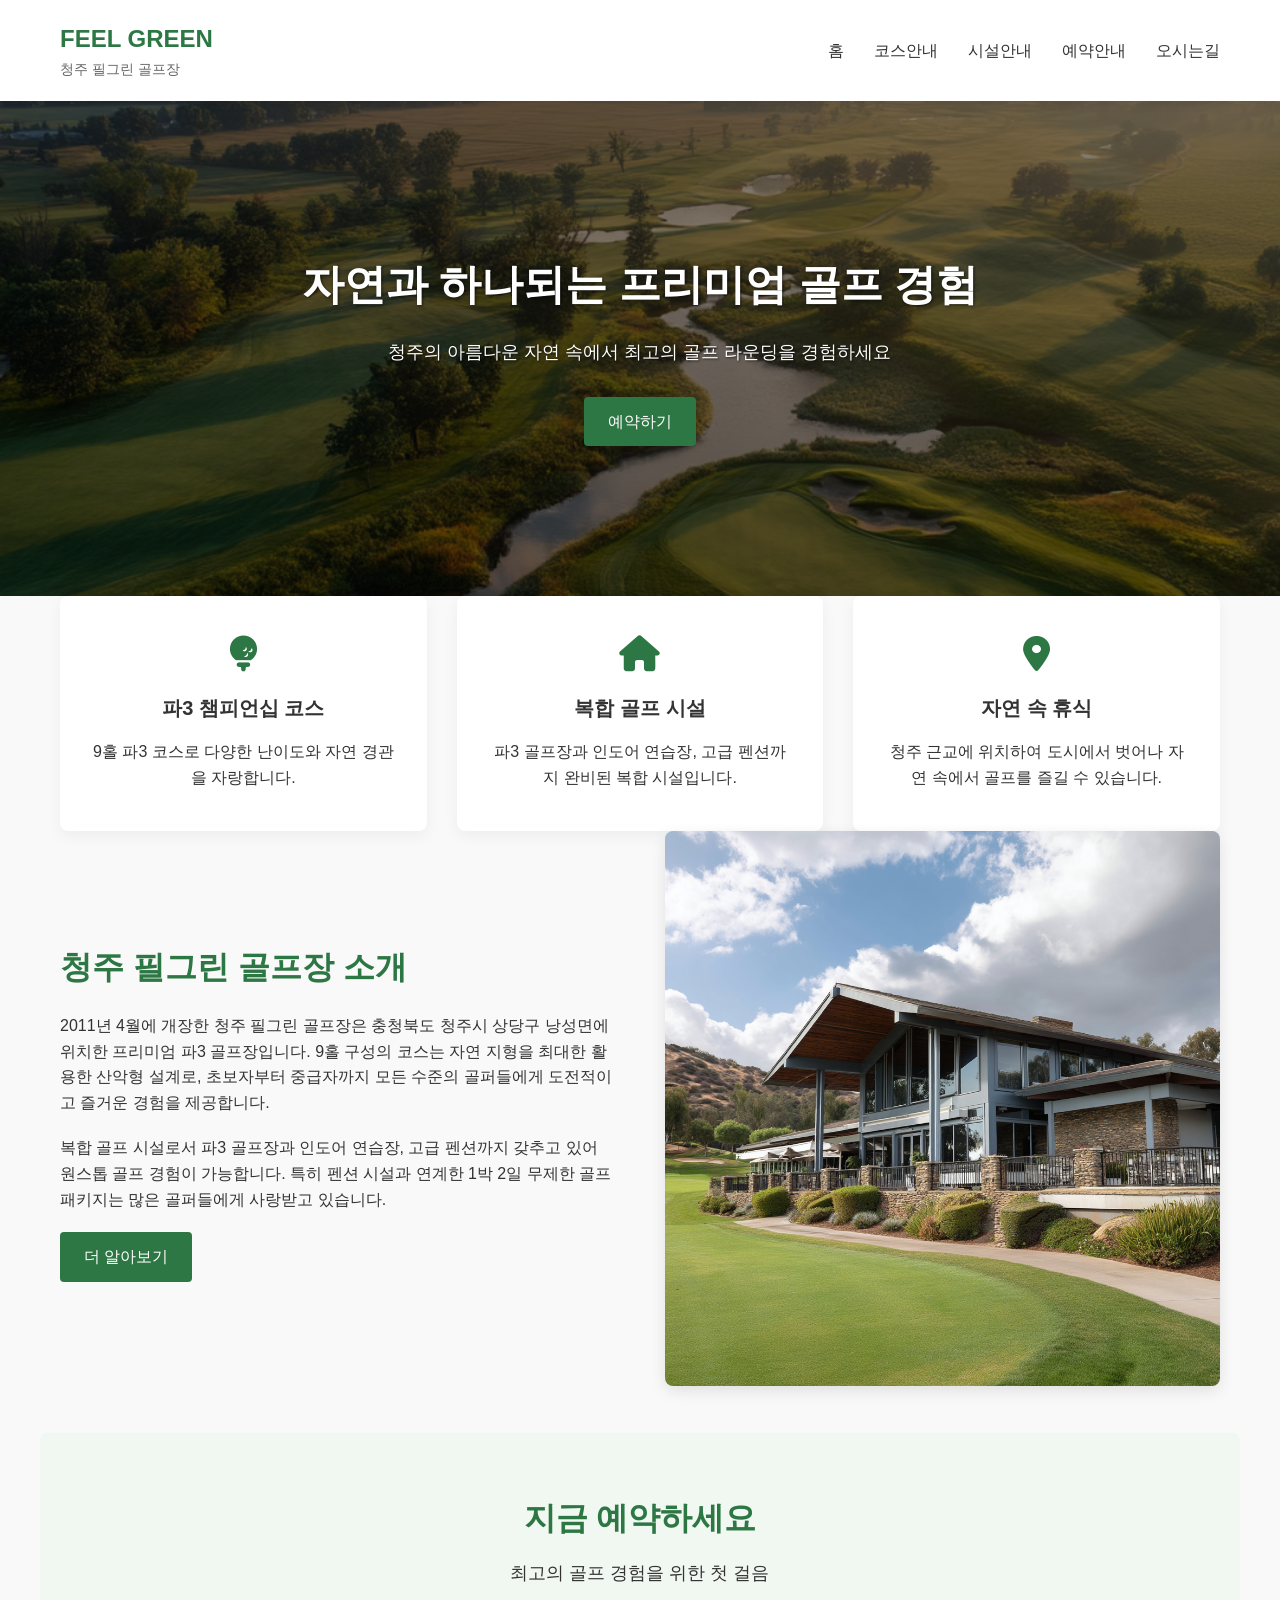
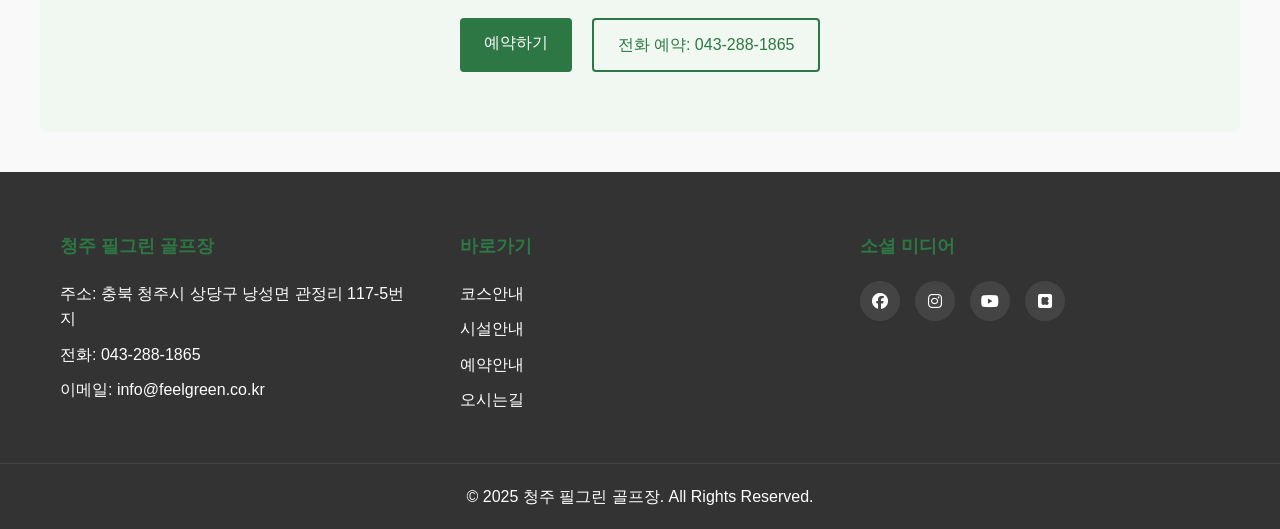
<file: index.html>
<!DOCTYPE html>
<html lang="ko">
<head>
    <meta charset="UTF-8">
    <meta name="viewport" content="width=device-width, initial-scale=1.0">
    <title>청주 필그린(FEEL GREEN) 골프장</title>
    <link rel="stylesheet" href="css/style.css">
    <link rel="stylesheet" href="css/responsive.css">
    <link rel="stylesheet" href="https://cdnjs.cloudflare.com/ajax/libs/font-awesome/6.4.0/css/all.min.css">
</head>
<body>
    <header>
        <div class="header-container">
            <div class="logo">
                <h1>FEEL GREEN</h1>
                <p>청주 필그린 골프장</p>
            </div>
            <nav>
                <ul>
                    <li><a href="index.html">홈</a></li>
                    <li><a href="course.html">코스안내</a></li>
                    <li><a href="facilities.html">시설안내</a></li>
                    <li><a href="reservation.html">예약안내</a></li>
                    <li><a href="contact.html">오시는길</a></li>
                </ul>
            </nav>
        </div>
    </header>

    <section class="hero">
        <div class="hero-content">
            <h2>자연과 하나되는 프리미엄 골프 경험</h2>
            <p>청주의 아름다운 자연 속에서 최고의 골프 라운딩을 경험하세요</p>
            <a href="reservation.html" class="btn">예약하기</a>
        </div>
    </section>

    <section class="features">
        <div class="feature">
            <i class="fas fa-golf-ball"></i>
            <h3>파3 챔피언십 코스</h3>
            <p>9홀 파3 코스로 다양한 난이도와 자연 경관을 자랑합니다.</p>
        </div>
        <div class="feature">
            <i class="fas fa-home"></i>
            <h3>복합 골프 시설</h3>
            <p>파3 골프장과 인도어 연습장, 고급 펜션까지 완비된 복합 시설입니다.</p>
        </div>
        <div class="feature">
            <i class="fas fa-map-marker-alt"></i>
            <h3>자연 속 휴식</h3>
            <p>청주 근교에 위치하여 도시에서 벗어나 자연 속에서 골프를 즐길 수 있습니다.</p>
        </div>
    </section>

    <section class="about">
        <div class="about-content">
            <h2>청주 필그린 골프장 소개</h2>
            <p>
                2011년 4월에 개장한 청주 필그린 골프장은 충청북도 청주시 상당구 낭성면에 위치한 프리미엄 파3 골프장입니다. 
                9홀 구성의 코스는 자연 지형을 최대한 활용한 산악형 설계로, 초보자부터 중급자까지 모든 수준의 골퍼들에게 
                도전적이고 즐거운 경험을 제공합니다.
            </p>
            <p>
                복합 골프 시설로서 파3 골프장과 인도어 연습장, 고급 펜션까지 갖추고 있어 원스톱 골프 경험이 가능합니다.
                특히 펜션 시설과 연계한 1박 2일 무제한 골프 패키지는 많은 골퍼들에게 사랑받고 있습니다.
            </p>
            <a href="about.html" class="btn">더 알아보기</a>
        </div>
        <div class="about-image">
            <img src="images/clubhouse.jpg" alt="필그린 골프장 클럽하우스">
        </div>
    </section>

    <section class="cta">
        <h2>지금 예약하세요</h2>
        <p>최고의 골프 경험을 위한 첫 걸음</p>
        <div class="cta-buttons">
            <a href="reservation.html" class="btn">예약하기</a>
            <a href="tel:043-288-1865" class="btn btn-outline">전화 예약: 043-288-1865</a>
        </div>
    </section>

    <footer>
        <div class="footer-container">
            <div class="footer-info">
                <h3>청주 필그린 골프장</h3>
                <p>주소: 충북 청주시 상당구 낭성면 관정리 117-5번지</p>
                <p>전화: 043-288-1865</p>
                <p>이메일: info@feelgreen.co.kr</p>
            </div>
            <div class="footer-links">
                <h3>바로가기</h3>
                <ul>
                    <li><a href="course.html">코스안내</a></li>
                    <li><a href="facilities.html">시설안내</a></li>
                    <li><a href="reservation.html">예약안내</a></li>
                    <li><a href="contact.html">오시는길</a></li>
                </ul>
            </div>
            <div class="footer-social">
                <h3>소셜 미디어</h3>
                <div class="social-icons">
                    <a href="#"><i class="fab fa-facebook"></i></a>
                    <a href="https://www.instagram.com/feelgreen_golf" target="_blank"><i class="fab fa-instagram"></i></a>
                    <a href="#"><i class="fab fa-youtube"></i></a>
                    <a href="#"><i class="fab fa-kickstarter"></i></a>
                </div>
            </div>
        </div>
        <div class="footer-bottom">
            <p>&copy; 2025 청주 필그린 골프장. All Rights Reserved.</p>
        </div>
    </footer>

    <script src="js/script.js"></script>
</body>
</html>
</file>
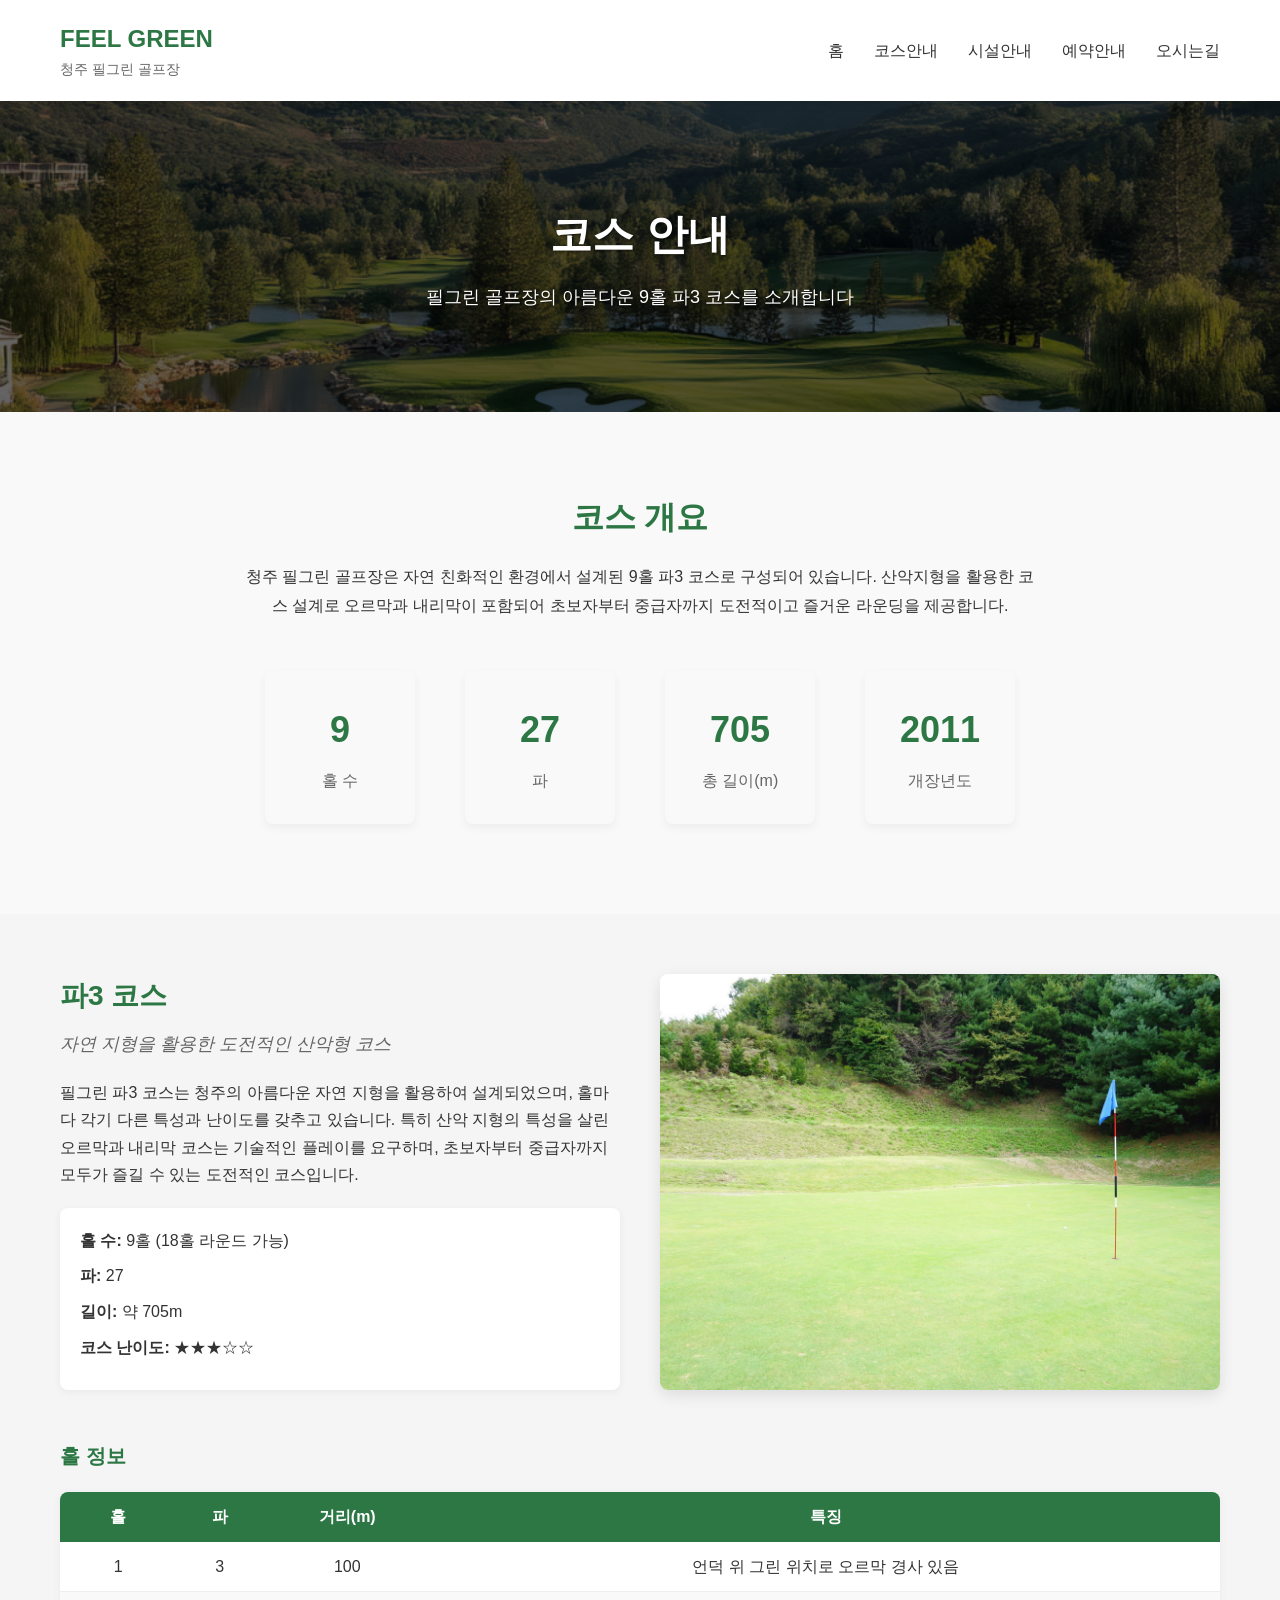
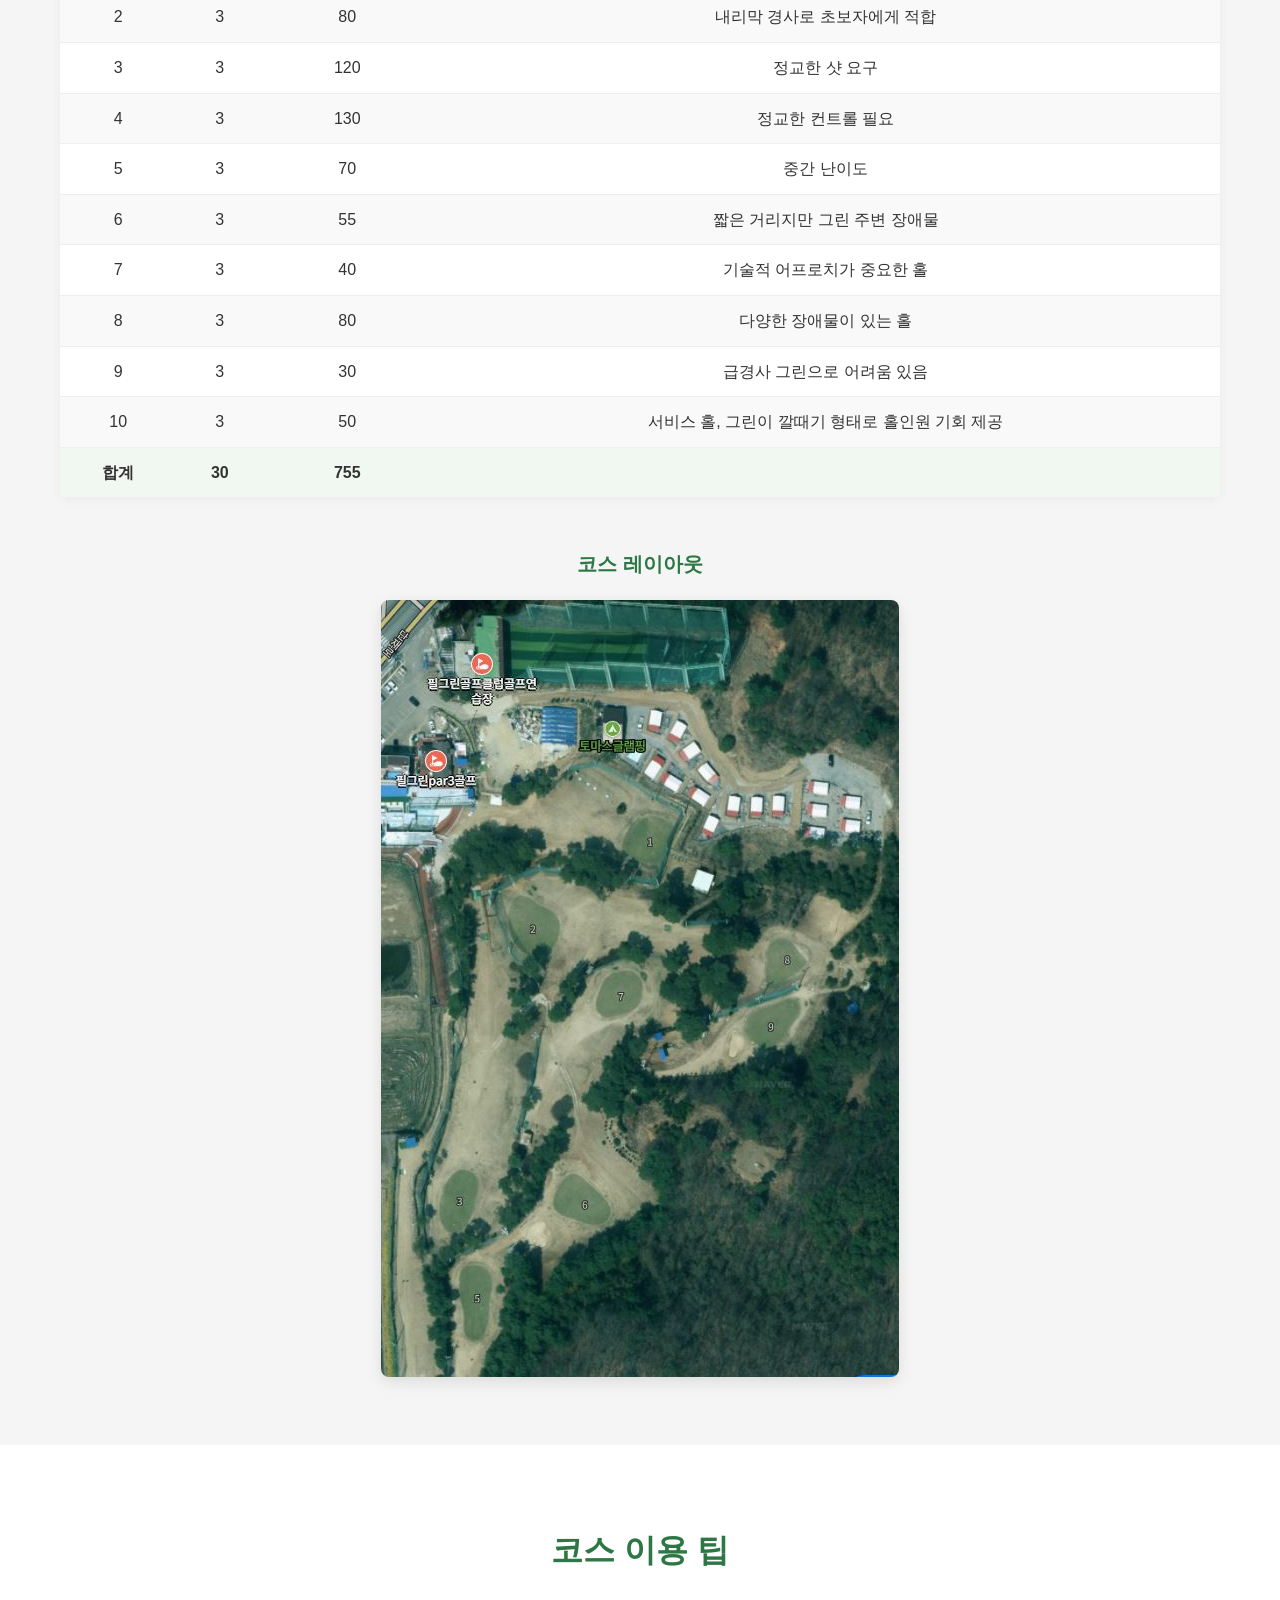
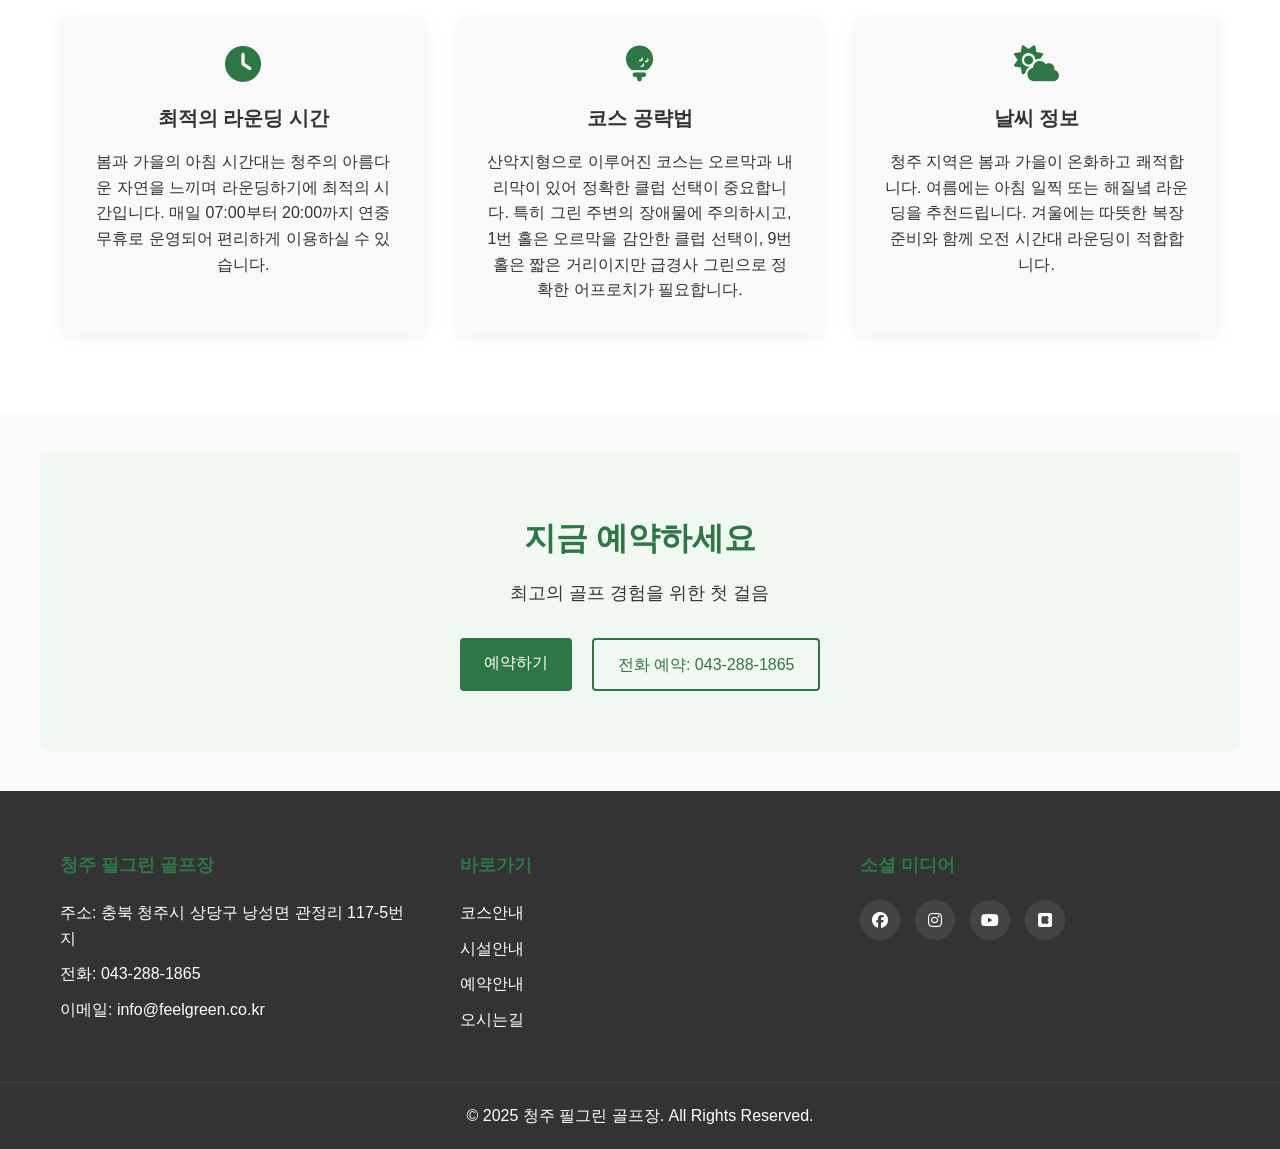
<file: course.html>
<!DOCTYPE html>
<html lang="ko">
<head>
    <meta charset="UTF-8">
    <meta name="viewport" content="width=device-width, initial-scale=1.0">
    <title>코스안내 - 청주 필그린(FEEL GREEN) 골프장</title>
    <link rel="stylesheet" href="css/style.css">
    <link rel="stylesheet" href="css/course.css">
    <link rel="stylesheet" href="css/responsive.css">
    <link rel="stylesheet" href="https://cdnjs.cloudflare.com/ajax/libs/font-awesome/6.4.0/css/all.min.css">
</head>
<body>
    <header>
        <div class="header-container">
            <div class="logo">
                <h1>FEEL GREEN</h1>
                <p>청주 필그린 골프장</p>
            </div>
            <nav>
                <ul>
                    <li><a href="index.html">홈</a></li>
                    <li><a href="course.html">코스안내</a></li>
                    <li><a href="facilities.html">시설안내</a></li>
                    <li><a href="reservation.html">예약안내</a></li>
                    <li><a href="contact.html">오시는길</a></li>
                </ul>
            </nav>
        </div>
    </header>

    <section class="page-header">
        <div class="page-header-content">
            <h1>코스 안내</h1>
            <p>필그린 골프장의 아름다운 9홀 파3 코스를 소개합니다</p>
        </div>
    </section>

    <section class="course-overview">
        <div class="container">
            <h2>코스 개요</h2>
            <p>청주 필그린 골프장은 자연 친화적인 환경에서 설계된 9홀 파3 코스로 구성되어 있습니다. 산악지형을 활용한
            코스 설계로 오르막과 내리막이 포함되어 초보자부터 중급자까지 도전적이고 즐거운 라운딩을 제공합니다.</p>
            
            <div class="course-stats">
                <div class="stat">
                    <span class="value">9</span>
                    <span class="label">홀 수</span>
                </div>
                <div class="stat">
                    <span class="value">27</span>
                    <span class="label">파</span>
                </div>
                <div class="stat">
                    <span class="value">705</span>
                    <span class="label">총 길이(m)</span>
                </div>
                <div class="stat">
                    <span class="value">2011</span>
                    <span class="label">개장년도</span>
                </div>
            </div>
        </div>
    </section>

    <section class="course-details">
        <div class="container">
            <div class="tab-content active" id="main-course">
                <div class="course-info">
                    <div class="course-text">
                        <h3>파3 코스</h3>
                        <p class="course-summary">자연 지형을 활용한 도전적인 산악형 코스</p>
                        <p>필그린 파3 코스는 청주의 아름다운 자연 지형을 활용하여 설계되었으며, 홀마다 각기 다른 특성과 난이도를 갖추고 있습니다. 특히 산악 지형의 특성을 살린 오르막과 내리막 코스는 기술적인 플레이를 요구하며, 초보자부터 중급자까지 모두가 즐길 수 있는 도전적인 코스입니다.</p>
                        <ul class="course-specs">
                            <li><strong>홀 수:</strong> 9홀 (18홀 라운드 가능)</li>
                            <li><strong>파:</strong> 27</li>
                            <li><strong>길이:</strong> 약 705m</li>
                            <li><strong>코스 난이도:</strong> ★★★☆☆</li>
                        </ul>
                    </div>
                    <div class="course-image">
                        <img src="images/pine-course.jpg" alt="파3 코스">
                    </div>
                </div>
                
                <div class="hole-table">
                    <h4>홀 정보</h4>
                    <table>
                        <thead>
                            <tr>
                                <th>홀</th>
                                <th>파</th>
                                <th>거리(m)</th>
                                <th>특징</th>
                            </tr>
                        </thead>
                        <tbody>
                            <tr>
                                <td>1</td>
                                <td>3</td>
                                <td>100</td>
                                <td>언덕 위 그린 위치로 오르막 경사 있음</td>
                            </tr>
                            <tr>
                                <td>2</td>
                                <td>3</td>
                                <td>80</td>
                                <td>내리막 경사로 초보자에게 적합</td>
                            </tr>
                            <tr>
                                <td>3</td>
                                <td>3</td>
                                <td>120</td>
                                <td>정교한 샷 요구</td>
                            </tr>
                            <tr>
                                <td>4</td>
                                <td>3</td>
                                <td>130</td>
                                <td>정교한 컨트롤 필요</td>
                            </tr>
                            <tr>
                                <td>5</td>
                                <td>3</td>
                                <td>70</td>
                                <td>중간 난이도</td>
                            </tr>
                            <tr>
                                <td>6</td>
                                <td>3</td>
                                <td>55</td>
                                <td>짧은 거리지만 그린 주변 장애물</td>
                            </tr>
                            <tr>
                                <td>7</td>
                                <td>3</td>
                                <td>40</td>
                                <td>기술적 어프로치가 중요한 홀</td>
                            </tr>
                            <tr>
                                <td>8</td>
                                <td>3</td>
                                <td>80</td>
                                <td>다양한 장애물이 있는 홀</td>
                            </tr>
                            <tr>
                                <td>9</td>
                                <td>3</td>
                                <td>30</td>
                                <td>급경사 그린으로 어려움 있음</td>
                            </tr>
                            <tr>
                                <td>10</td>
                                <td>3</td>
                                <td>50</td>
                                <td>서비스 홀, 그린이 깔때기 형태로 홀인원 기회 제공</td>
                            </tr>
                            <tr class="total">
                                <td>합계</td>
                                <td>30</td>
                                <td>755</td>
                                <td></td>
                            </tr>
                        </tbody>
                    </table>
                </div>
                
                <div class="course-map">
                    <h4>코스 레이아웃</h4>
                    <img src="images/pine-layout.jpg" alt="코스 레이아웃">
                </div>
            </div>
        </div>
    </section>

    <section class="course-tips">
        <div class="container">
            <h2>코스 이용 팁</h2>
            <div class="tips-container">
                <div class="tip">
                    <i class="fas fa-clock"></i>
                    <h3>최적의 라운딩 시간</h3>
                    <p>봄과 가을의 아침 시간대는 청주의 아름다운 자연을 느끼며 라운딩하기에 최적의 시간입니다. 매일 07:00부터 20:00까지 연중무휴로 운영되어 편리하게 이용하실 수 있습니다.</p>
                </div>
                <div class="tip">
                    <i class="fas fa-golf-ball"></i>
                    <h3>코스 공략법</h3>
                    <p>산악지형으로 이루어진 코스는 오르막과 내리막이 있어 정확한 클럽 선택이 중요합니다. 특히 그린 주변의 장애물에 주의하시고, 1번 홀은 오르막을 감안한 클럽 선택이, 9번 홀은 짧은 거리이지만 급경사 그린으로 정확한 어프로치가 필요합니다.</p>
                </div>
                <div class="tip">
                    <i class="fas fa-cloud-sun"></i>
                    <h3>날씨 정보</h3>
                    <p>청주 지역은 봄과 가을이 온화하고 쾌적합니다. 여름에는 아침 일찍 또는 해질녘 라운딩을 추천드립니다. 겨울에는 따뜻한 복장 준비와 함께 오전 시간대 라운딩이 적합합니다.</p>
                </div>
            </div>
        </div>
    </section>

    <section class="cta">
        <h2>지금 예약하세요</h2>
        <p>최고의 골프 경험을 위한 첫 걸음</p>
        <div class="cta-buttons">
            <a href="reservation.html" class="btn">예약하기</a>
            <a href="tel:043-288-1865" class="btn btn-outline">전화 예약: 043-288-1865</a>
        </div>
    </section>

    <footer>
        <div class="footer-container">
            <div class="footer-info">
                <h3>청주 필그린 골프장</h3>
                <p>주소: 충북 청주시 상당구 낭성면 관정리 117-5번지</p>
                <p>전화: 043-288-1865</p>
                <p>이메일: info@feelgreen.co.kr</p>
            </div>
            <div class="footer-links">
                <h3>바로가기</h3>
                <ul>
                    <li><a href="course.html">코스안내</a></li>
                    <li><a href="facilities.html">시설안내</a></li>
                    <li><a href="reservation.html">예약안내</a></li>
                    <li><a href="contact.html">오시는길</a></li>
                </ul>
            </div>
            <div class="footer-social">
                <h3>소셜 미디어</h3>
                <div class="social-icons">
                    <a href="#"><i class="fab fa-facebook"></i></a>
                    <a href="https://www.instagram.com/feelgreen_golf" target="_blank"><i class="fab fa-instagram"></i></a>
                    <a href="#"><i class="fab fa-youtube"></i></a>
                    <a href="#"><i class="fab fa-kickstarter"></i></a>
                </div>
            </div>
        </div>
        <div class="footer-bottom">
            <p>&copy; 2025 청주 필그린 골프장. All Rights Reserved.</p>
        </div>
    </footer>

    <script src="js/script.js"></script>
    <script src="js/course.js"></script>
</body>
</html>
</file>
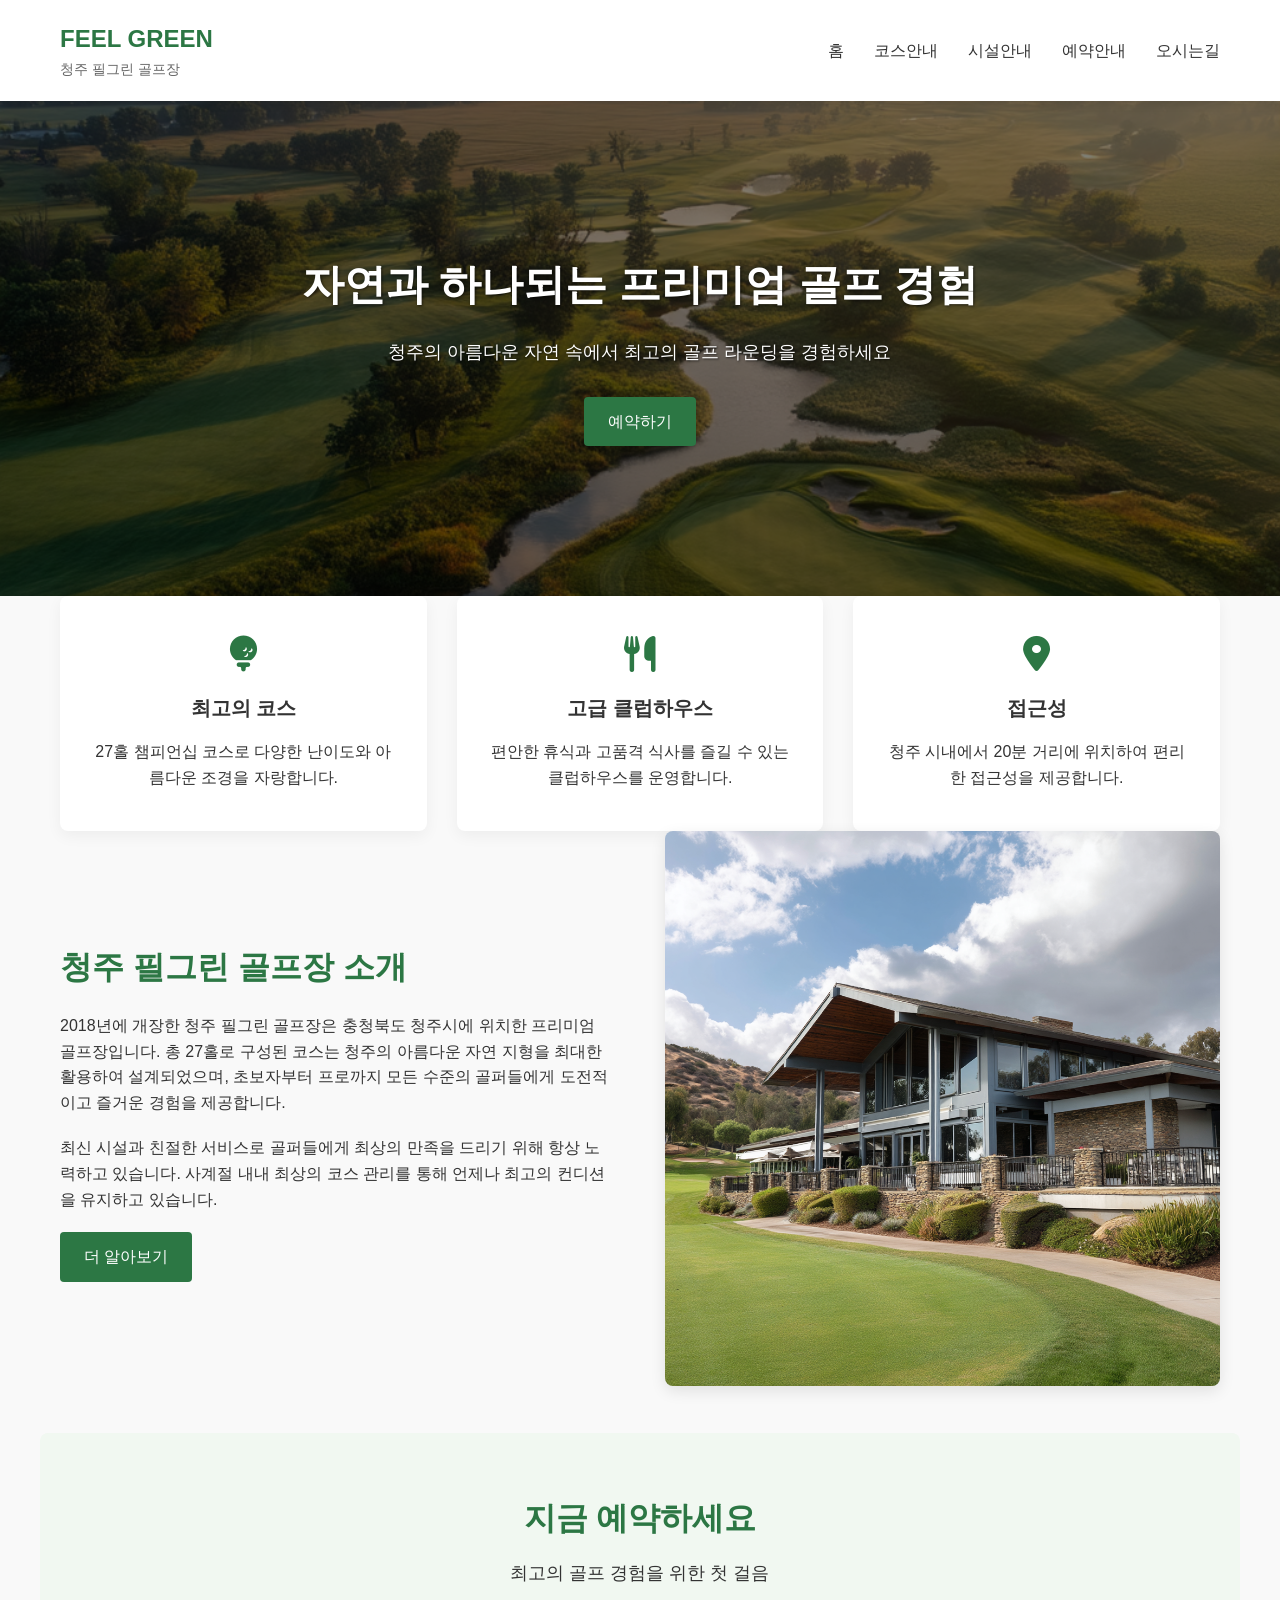
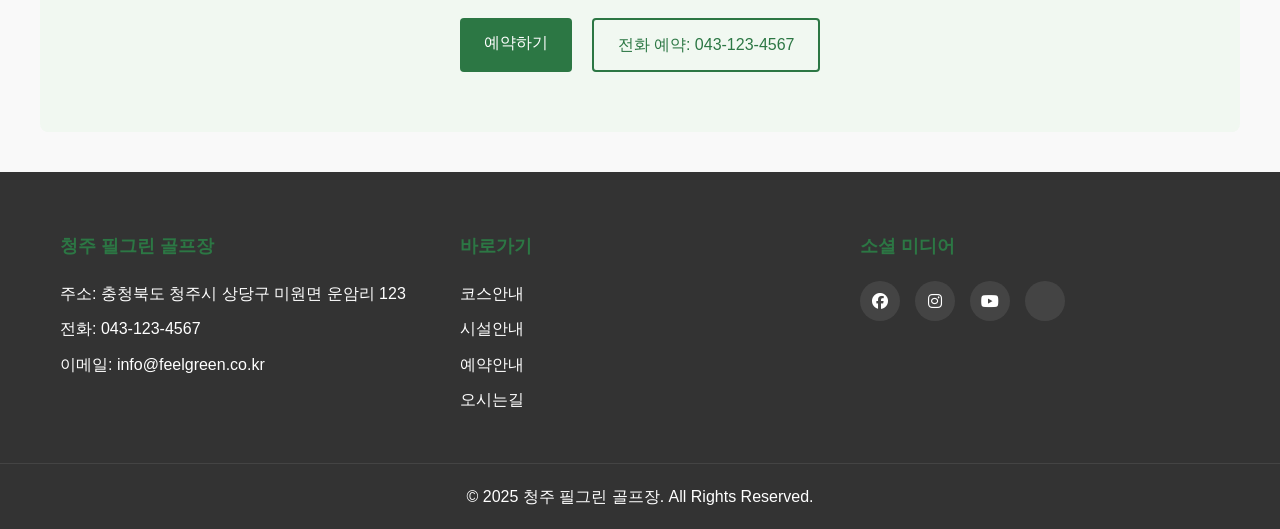
<file: index-html.html>
<!DOCTYPE html>
<html lang="ko">
<head>
    <meta charset="UTF-8">
    <meta name="viewport" content="width=device-width, initial-scale=1.0">
    <title>청주 필그린(FEEL GREEN) 골프장</title>
    <link rel="stylesheet" href="css/style.css">
    <link rel="stylesheet" href="https://cdnjs.cloudflare.com/ajax/libs/font-awesome/6.4.0/css/all.min.css">
</head>
<body>
    <header>
        <div class="header-container">
            <div class="logo">
                <h1>FEEL GREEN</h1>
                <p>청주 필그린 골프장</p>
            </div>
            <nav>
                <ul>
                    <li><a href="index.html">홈</a></li>
                    <li><a href="course.html">코스안내</a></li>
                    <li><a href="facilities.html">시설안내</a></li>
                    <li><a href="reservation.html">예약안내</a></li>
                    <li><a href="contact.html">오시는길</a></li>
                </ul>
            </nav>
        </div>
    </header>

    <section class="hero">
        <div class="hero-content">
            <h2>자연과 하나되는 프리미엄 골프 경험</h2>
            <p>청주의 아름다운 자연 속에서 최고의 골프 라운딩을 경험하세요</p>
            <a href="reservation.html" class="btn">예약하기</a>
        </div>
    </section>

    <section class="features">
        <div class="feature">
            <i class="fas fa-golf-ball"></i>
            <h3>최고의 코스</h3>
            <p>27홀 챔피언십 코스로 다양한 난이도와 아름다운 조경을 자랑합니다.</p>
        </div>
        <div class="feature">
            <i class="fas fa-utensils"></i>
            <h3>고급 클럽하우스</h3>
            <p>편안한 휴식과 고품격 식사를 즐길 수 있는 클럽하우스를 운영합니다.</p>
        </div>
        <div class="feature">
            <i class="fas fa-map-marker-alt"></i>
            <h3>접근성</h3>
            <p>청주 시내에서 20분 거리에 위치하여 편리한 접근성을 제공합니다.</p>
        </div>
    </section>

    <section class="about">
        <div class="about-content">
            <h2>청주 필그린 골프장 소개</h2>
            <p>
                2018년에 개장한 청주 필그린 골프장은 충청북도 청주시에 위치한 프리미엄 골프장입니다. 
                총 27홀로 구성된 코스는 청주의 아름다운 자연 지형을 최대한 활용하여 설계되었으며, 
                초보자부터 프로까지 모든 수준의 골퍼들에게 도전적이고 즐거운 경험을 제공합니다.
            </p>
            <p>
                최신 시설과 친절한 서비스로 골퍼들에게 최상의 만족을 드리기 위해 항상 노력하고 있습니다. 
                사계절 내내 최상의 코스 관리를 통해 언제나 최고의 컨디션을 유지하고 있습니다.
            </p>
            <a href="about.html" class="btn">더 알아보기</a>
        </div>
        <div class="about-image">
            <img src="images/clubhouse.jpg" alt="필그린 골프장 클럽하우스">
        </div>
    </section>

    <section class="cta">
        <h2>지금 예약하세요</h2>
        <p>최고의 골프 경험을 위한 첫 걸음</p>
        <div class="cta-buttons">
            <a href="reservation.html" class="btn">예약하기</a>
            <a href="tel:043-123-4567" class="btn btn-outline">전화 예약: 043-123-4567</a>
        </div>
    </section>

    <footer>
        <div class="footer-container">
            <div class="footer-info">
                <h3>청주 필그린 골프장</h3>
                <p>주소: 충청북도 청주시 상당구 미원면 운암리 123</p>
                <p>전화: 043-123-4567</p>
                <p>이메일: info@feelgreen.co.kr</p>
            </div>
            <div class="footer-links">
                <h3>바로가기</h3>
                <ul>
                    <li><a href="course.html">코스안내</a></li>
                    <li><a href="facilities.html">시설안내</a></li>
                    <li><a href="reservation.html">예약안내</a></li>
                    <li><a href="contact.html">오시는길</a></li>
                </ul>
            </div>
            <div class="footer-social">
                <h3>소셜 미디어</h3>
                <div class="social-icons">
                    <a href="#"><i class="fab fa-facebook"></i></a>
                    <a href="#"><i class="fab fa-instagram"></i></a>
                    <a href="#"><i class="fab fa-youtube"></i></a>
                    <a href="#"><i class="fab fa-kakao"></i></a>
                </div>
            </div>
        </div>
        <div class="footer-bottom">
            <p>&copy; 2025 청주 필그린 골프장. All Rights Reserved.</p>
        </div>
    </footer>

    <script src="js/script.js"></script>
</body>
</html>
</file>
<file: css/style.css>
/* 기본 스타일 리셋 */
* {
    margin: 0;
    padding: 0;
    box-sizing: border-box;
}

body {
    font-family: 'Noto Sans KR', Arial, sans-serif;
    line-height: 1.6;
    color: #333;
    background-color: #f9f9f9;
}

a {
    text-decoration: none;
    color: inherit;
}

ul {
    list-style: none;
}

img {
    max-width: 100%;
    height: auto;
}

/* 공통 컨테이너 스타일 */
.header-container, 
.footer-container,
.hero-content,
.features,
.about,
.cta {
    max-width: 1200px;
    margin: 0 auto;
    padding: 0 20px;
}

section {
    padding: 80px 0;
}

/* 버튼 스타일 */
.btn {
    display: inline-block;
    background-color: #2c7744;
    color: white;
    padding: 12px 24px;
    border-radius: 4px;
    font-weight: 500;
    transition: background-color 0.3s ease;
}

.btn:hover {
    background-color: #1e5e30;
}

.btn-outline {
    background-color: transparent;
    border: 2px solid #2c7744;
    color: #2c7744;
}

.btn-outline:hover {
    background-color: #2c7744;
    color: white;
}

/* 헤더 스타일 */
header {
    background-color: white;
    box-shadow: 0 2px 10px rgba(0, 0, 0, 0.1);
    position: sticky;
    top: 0;
    z-index: 1000;
}

.header-container {
    display: flex;
    justify-content: space-between;
    align-items: center;
    padding: 20px;
}

.logo h1 {
    color: #2c7744;
    font-size: 24px;
    font-weight: 700;
}

.logo p {
    font-size: 14px;
    color: #666;
}

nav ul {
    display: flex;
}

nav ul li {
    margin-left: 30px;
}

nav ul li a {
    font-weight: 500;
    transition: color 0.3s ease;
}

nav ul li a:hover {
    color: #2c7744;
}

/* 히어로 섹션 */
.hero {
    background: linear-gradient(rgba(0, 0, 0, 0.5), rgba(0, 0, 0, 0.5)), url('../images/hero.jpg');
    background-size: cover;
    background-position: center;
    color: white;
    text-align: center;
    padding: 150px 0;
}

.hero-content {
    max-width: 800px;
}

.hero h2 {
    font-size: 42px;
    margin-bottom: 20px;
    text-shadow: 1px 1px 3px rgba(0, 0, 0, 0.6);
}

.hero p {
    font-size: 18px;
    margin-bottom: 30px;
    text-shadow: 1px 1px 2px rgba(0, 0, 0, 0.6);
}

/* 특징 섹션 */
.features {
    display: grid;
    grid-template-columns: repeat(3, 1fr);
    gap: 30px;
    text-align: center;
}

.feature {
    background-color: white;
    padding: 40px 30px;
    border-radius: 8px;
    box-shadow: 0 5px 15px rgba(0, 0, 0, 0.05);
    transition: transform 0.3s ease;
}

.feature:hover {
    transform: translateY(-10px);
}

.feature i {
    font-size: 36px;
    color: #2c7744;
    margin-bottom: 20px;
}

.feature h3 {
    margin-bottom: 15px;
    font-size: 20px;
}

/* 소개 섹션 */
.about {
    display: grid;
    grid-template-columns: 1fr 1fr;
    gap: 50px;
    align-items: center;
}

.about-content h2 {
    font-size: 32px;
    margin-bottom: 20px;
    color: #2c7744;
}

.about-content p {
    margin-bottom: 20px;
}

.about-image img {
    border-radius: 8px;
    box-shadow: 0 5px 15px rgba(0, 0, 0, 0.1);
}

/* CTA 섹션 */
.cta {
    background-color: #f1f8f1;
    text-align: center;
    border-radius: 8px;
    padding: 60px 20px;
    margin: 40px auto;
}

.cta h2 {
    font-size: 32px;
    margin-bottom: 15px;
    color: #2c7744;
}

.cta p {
    margin-bottom: 30px;
    font-size: 18px;
}

.cta-buttons {
    display: flex;
    justify-content: center;
    gap: 20px;
}

/* 푸터 스타일 */
footer {
    background-color: #333;
    color: #fff;
    padding: 60px 0 0;
}

.footer-container {
    display: grid;
    grid-template-columns: repeat(3, 1fr);
    gap: 40px;
}

.footer-info h3,
.footer-links h3,
.footer-social h3 {
    color: #2c7744;
    margin-bottom: 20px;
    font-size: 18px;
}

.footer-info p {
    margin-bottom: 10px;
}

.footer-links ul li {
    margin-bottom: 10px;
}

.footer-links ul li a:hover {
    color: #2c7744;
}

.social-icons {
    display: flex;
    gap: 15px;
}

.social-icons a {
    display: flex;
    align-items: center;
    justify-content: center;
    width: 40px;
    height: 40px;
    background-color: #444;
    border-radius: 50%;
    transition: background-color 0.3s ease;
}

.social-icons a:hover {
    background-color: #2c7744;
}

.footer-bottom {
    text-align: center;
    padding: 20px 0;
    margin-top: 40px;
    border-top: 1px solid #444;
}

/* 반응형 스타일 */
@media (max-width: 992px) {
    .features {
        grid-template-columns: repeat(2, 1fr);
    }
    
    .about {
        grid-template-columns: 1fr;
        text-align: center;
    }
    
    .about-image {
        order: -1;
    }
    
    .footer-container {
        grid-template-columns: repeat(2, 1fr);
    }
}

@media (max-width: 768px) {
    .header-container {
        flex-direction: column;
    }
    
    nav ul {
        margin-top: 20px;
    }
    
    nav ul li {
        margin-left: 15px;
        margin-right: 15px;
    }
    
    .hero h2 {
        font-size: 32px;
    }
    
    .features {
        grid-template-columns: 1fr;
    }
    
    .cta-buttons {
        flex-direction: column;
        align-items: center;
    }
    
    .footer-container {
        grid-template-columns: 1fr;
        text-align: center;
    }
    
    .social-icons {
        justify-content: center;
    }
}
</file>
<file: css/responsive.css>
/* 추가 반응형 스타일 */
/* 모든 페이지에 적용할 공통 반응형 스타일 */
@media (max-width: 992px) {
    /* 헤더 스타일 */
    .header-container {
        padding: 15px;
    }
    
    /* 컨테이너 패딩 조정 */
    .container {
        padding: 0 15px;
    }
    
    /* 섹션 패딩 조정 */
    section {
        padding: 60px 0;
    }
    
    /* 페이지 헤더 조정 */
    .page-header {
        padding: 80px 0;
    }
    
    .page-header h1 {
        font-size: 36px;
    }
    
    /* 탭 버튼 조정 */
    .tab-btn {
        padding: 10px 20px;
    }
    
    /* 푸터 조정 */
    .footer-container {
        gap: 30px;
    }
}

@media (max-width: 768px) {
    /* 헤더 스타일 */
    .header-container {
        flex-direction: column;
    }
    
    .logo {
        margin-bottom: 15px;
    }
    
    nav ul {
        flex-wrap: wrap;
        justify-content: center;
    }
    
    nav ul li {
        margin: 5px 10px;
    }
    
    /* 히어로 섹션 조정 */
    .hero {
        padding: 100px 0;
    }
    
    .hero h2 {
        font-size: 32px;
    }
    
    /* 버튼 그룹 조정 */
    .cta-buttons {
        flex-direction: column;
        gap: 15px;
    }
    
    .btn {
        display: block;
        width: 100%;
        text-align: center;
    }
    
    /* 탭 버튼 조정 */
    .tab-btn {
        width: 100%;
        text-align: center;
        border-radius: 4px;
        margin-bottom: 5px;
    }
    
    /* 모바일 메뉴 스타일 */
    .mobile-menu-btn {
        display: block;
        position: absolute;
        top: 20px;
        right: 20px;
        font-size: 24px;
        cursor: pointer;
    }
    
    nav {
        max-height: 0;
        overflow: hidden;
        transition: max-height 0.3s ease;
        width: 100%;
    }
    
    nav.active {
        max-height: 300px;
    }
    
    nav ul {
        flex-direction: column;
        align-items: center;
    }
    
    nav ul li {
        margin: 10px 0;
    }
}

@media (max-width: 576px) {
    /* 페이지 헤더 조정 */
    .page-header h1 {
        font-size: 28px;
    }
    
    .page-header p {
        font-size: 16px;
    }
    
    /* 정보 카드 조정 */
    .info-card {
        padding: 20px;
    }
    
    /* 폼 조정 */
    .contact-form, .reservation-form {
        padding: 20px;
    }
    
    /* 테이블 스타일 조정 */
    .hole-table, .price-table {
        font-size: 14px;
    }
    
    .hole-table th, .hole-table td,
    .price-table th, .price-table td {
        padding: 8px;
    }
}

/* 코스 페이지 반응형 스타일 */
@media (max-width: 992px) {
    .course-info {
        flex-direction: column;
    }
    
    .course-image {
        margin-top: 20px;
    }
    
    .course-stats {
        flex-wrap: wrap;
    }
    
    .stat {
        width: calc(50% - 20px);
        margin-bottom: 20px;
    }
    
    .hole-table-container {
        overflow-x: auto;
    }
}

@media (max-width: 768px) {
    .tabs {
        flex-direction: column;
    }
    
    .tips-container {
        grid-template-columns: 1fr;
    }
    
    .tip {
        margin-bottom: 20px;
    }
    
    .stat {
        width: 100%;
    }
}

/* 시설 페이지 반응형 스타일 */
@media (max-width: 992px) {
    .facility {
        flex-direction: column;
    }
    
    .facility-image {
        min-height: 250px;
    }
    
    .facility-content {
        padding: 30px;
    }
    
    .services-grid {
        grid-template-columns: repeat(2, 1fr);
    }
    
    .hours-container {
        grid-template-columns: repeat(2, 1fr);
    }
}

@media (max-width: 768px) {
    .services-grid {
        grid-template-columns: 1fr;
    }
    
    .hours-container {
        grid-template-columns: 1fr;
    }
    
    .hours-card {
        margin-bottom: 20px;
    }
}

/* 예약 페이지 반응형 스타일 */
@media (max-width: 992px) {
    .price-tabs {
        flex-wrap: wrap;
    }
    
    .fees-grid {
        grid-template-columns: repeat(2, 1fr);
    }
    
    .policy-grid {
        grid-template-columns: 1fr;
    }
    
    .policy-item {
        margin-bottom: 20px;
    }
}

@media (max-width: 768px) {
    .fees-grid {
        grid-template-columns: 1fr;
    }
    
    .fee-item {
        margin-bottom: 20px;
    }
    
    .price-table-container {
        overflow-x: auto;
    }
    
    .faq-question h3 {
        font-size: 16px;
    }
}

/* 오시는 길 페이지 반응형 스타일 */
@media (max-width: 992px) {
    .info-cards {
        grid-template-columns: repeat(2, 1fr);
    }
    
    .nearby-grid {
        grid-template-columns: repeat(2, 1fr);
    }
    
    .map-placeholder {
        height: 350px;
    }
}

@media (max-width: 768px) {
    .info-cards {
        grid-template-columns: 1fr;
    }
    
    .info-card {
        margin-bottom: 20px;
    }
    
    .nearby-grid {
        grid-template-columns: 1fr;
    }
    
    .nearby-item {
        margin-bottom: 20px;
    }
    
    .map-buttons {
        flex-direction: column;
    }
    
    .map-btn {
        width: 100%;
        margin-bottom: 10px;
    }
    
    .direction-tabs {
        flex-direction: column;
    }
    
    .tab-btn {
        width: 100%;
        margin-bottom: 5px;
    }
}
</file>
<file: css/course.css>
/* 코스 페이지 스타일 */
.container {
    max-width: 1200px;
    margin: 0 auto;
    padding: 0 20px;
}

/* 페이지 헤더 */
.page-header {
    background: linear-gradient(rgba(0, 0, 0, 0.6), rgba(0, 0, 0, 0.6)), url('../images/course-header.jpg');
    background-size: cover;
    background-position: center;
    color: white;
    text-align: center;
    padding: 100px 0;
}

.page-header h1 {
    font-size: 42px;
    margin-bottom: 15px;
    text-shadow: 1px 1px 3px rgba(0, 0, 0, 0.6);
}

.page-header p {
    font-size: 18px;
    text-shadow: 1px 1px 2px rgba(0, 0, 0, 0.6);
}

/* 코스 개요 섹션 */
.course-overview {
    text-align: center;
    padding: 80px 0;
}

.course-overview h2 {
    font-size: 32px;
    margin-bottom: 20px;
    color: #2c7744;
}

.course-overview p {
    max-width: 800px;
    margin: 0 auto 40px;
    line-height: 1.8;
}

.course-stats {
    display: flex;
    justify-content: space-around;
    flex-wrap: wrap;
    max-width: 800px;
    margin: 0 auto;
}

.stat {
    width: 150px;
    padding: 30px;
    margin: 10px;
    background-color: #f9f9f9;
    border-radius: 8px;
    box-shadow: 0 4px 10px rgba(0, 0, 0, 0.05);
}

.stat .value {
    display: block;
    font-size: 36px;
    font-weight: 700;
    color: #2c7744;
    margin-bottom: 10px;
}

.stat .label {
    font-size: 16px;
    color: #666;
}

/* 코스 상세 섹션 */
.course-details {
    padding: 60px 0;
    background-color: #f5f5f5;
}

/* 탭 네비게이션 */
.tabs {
    display: flex;
    justify-content: center;
    margin-bottom: 40px;
}

.tab-btn {
    background-color: transparent;
    border: none;
    padding: 15px 30px;
    font-size: 16px;
    font-weight: 500;
    cursor: pointer;
    border-bottom: 3px solid transparent;
    transition: all 0.3s ease;
}

.tab-btn:hover {
    color: #2c7744;
}

.tab-btn.active {
    color: #2c7744;
    border-bottom-color: #2c7744;
}

/* 탭 콘텐츠 */
.tab-content {
    display: none;
}

.tab-content.active {
    display: block;
}

/* 코스 정보 레이아웃 */
.course-info {
    display: flex;
    gap: 40px;
    margin-bottom: 50px;
}

.course-text {
    flex: 1;
}

.course-image {
    flex: 1;
}

.course-text h3 {
    font-size: 28px;
    margin-bottom: 10px;
    color: #2c7744;
}

.course-summary {
    font-size: 18px;
    font-style: italic;
    color: #666;
    margin-bottom: 20px;
}

.course-text p {
    margin-bottom: 20px;
    line-height: 1.7;
}

.course-specs {
    background-color: white;
    padding: 20px;
    border-radius: 8px;
    box-shadow: 0 2px 8px rgba(0, 0, 0, 0.05);
}

.course-specs li {
    margin-bottom: 10px;
}

.course-image img {
    width: 100%;
    height: 100%;
    object-fit: cover;
    border-radius: 8px;
    box-shadow: 0 5px 15px rgba(0, 0, 0, 0.1);
}

/* 홀 정보 테이블 */
.hole-table {
    margin-bottom: 50px;
}

.hole-table h4 {
    font-size: 20px;
    margin-bottom: 20px;
    color: #2c7744;
}

.hole-table table {
    width: 100%;
    border-collapse: collapse;
    background-color: white;
    border-radius: 8px;
    overflow: hidden;
    box-shadow: 0 2px 10px rgba(0, 0, 0, 0.05);
}

.hole-table th {
    background-color: #2c7744;
    color: white;
    padding: 12px;
    text-align: center;
}

.hole-table td {
    padding: 12px;
    text-align: center;
    border-bottom: 1px solid #eee;
}

.hole-table tr:nth-child(even) {
    background-color: #f9f9f9;
}

.hole-table tr.total {
    font-weight: 700;
    background-color: #f1f8f1;
}

/* 코스 레이아웃 */
.course-map {
    text-align: center;
}

.course-map h4 {
    font-size: 20px;
    margin-bottom: 20px;
    color: #2c7744;
}

.course-map img {
    max-width: 100%;
    border-radius: 8px;
    box-shadow: 0 5px 15px rgba(0, 0, 0, 0.1);
}

/* 코스 이용 팁 */
.course-tips {
    padding: 80px 0;
    background-color: white;
}

.course-tips h2 {
    text-align: center;
    font-size: 32px;
    margin-bottom: 40px;
    color: #2c7744;
}

.tips-container {
    display: grid;
    grid-template-columns: repeat(3, 1fr);
    gap: 30px;
}

.tip {
    background-color: #f9f9f9;
    padding: 30px;
    border-radius: 8px;
    box-shadow: 0 5px 15px rgba(0, 0, 0, 0.05);
    text-align: center;
}

.tip i {
    font-size: 36px;
    color: #2c7744;
    margin-bottom: 20px;
}

.tip h3 {
    margin-bottom: 15px;
    font-size: 20px;
}

.tip p {
    line-height: 1.6;
}

/* 반응형 스타일 */
@media (max-width: 992px) {
    .course-info {
        flex-direction: column;
    }
    
    .tips-container {
        grid-template-columns: repeat(2, 1fr);
    }
}

@media (max-width: 768px) {
    .tabs {
        flex-direction: column;
        align-items: center;
    }
    
    .tab-btn {
        width: 100%;
        max-width: 300px;
        margin-bottom: 10px;
        border-bottom: none;
        border-left: 3px solid transparent;
        text-align: center;
    }
    
    .tab-btn.active {
        border-left-color: #2c7744;
        border-bottom: none;
    }
    
    .tips-container {
        grid-template-columns: 1fr;
    }
    
    .hole-table {
        overflow-x: auto;
    }
    
    .hole-table table {
        min-width: 600px;
    }
}
</file>
